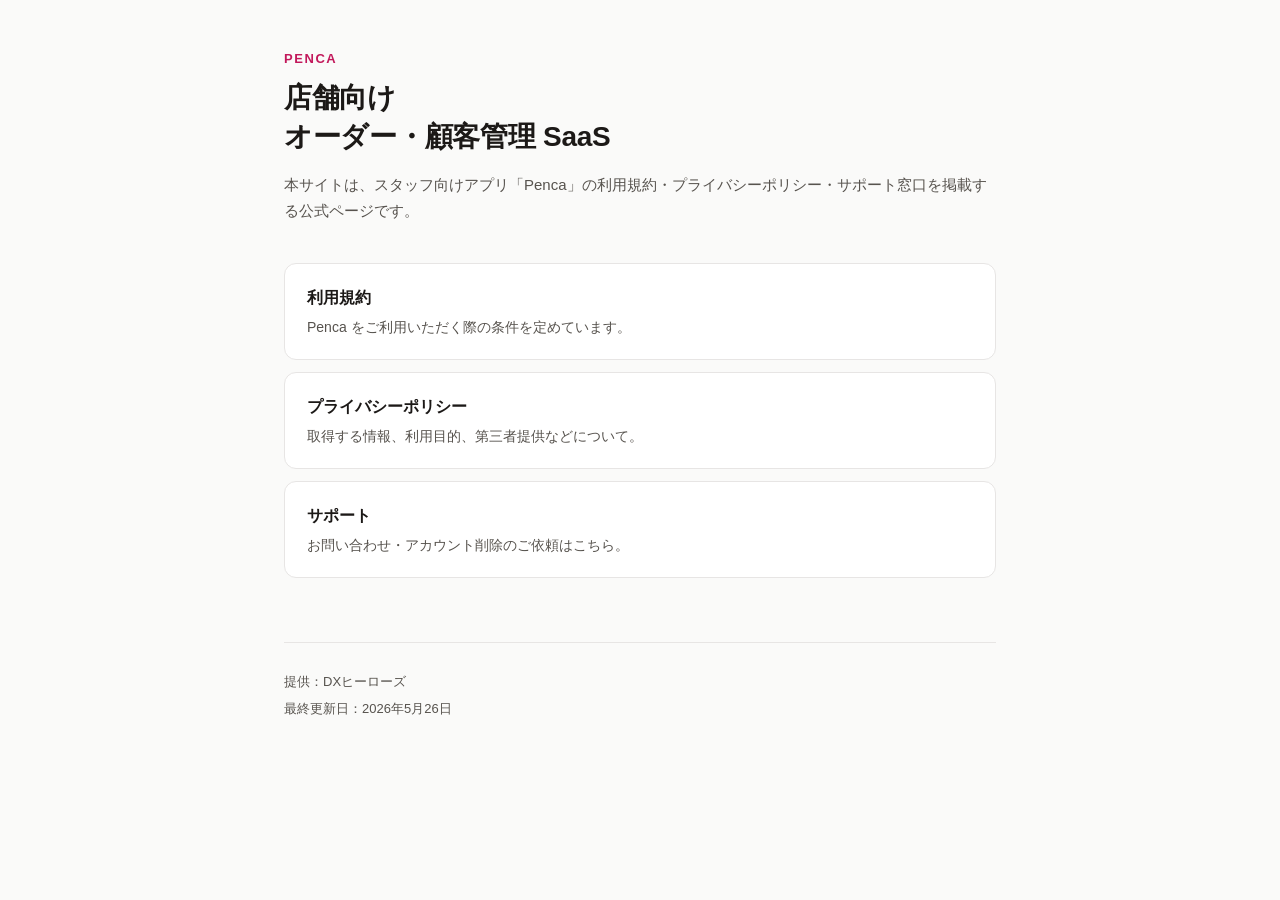
<file: index.html>
<!DOCTYPE html>
<html lang="ja">
<head>
<meta charset="UTF-8" />
<meta name="viewport" content="width=device-width, initial-scale=1.0" />
<title>Penca — 規約・プライバシー・サポート</title>
<link rel="stylesheet" href="./style.css" />
</head>
<body>
<main class="wrap">
  <header class="header">
    <p class="eyebrow">Penca</p>
    <h1>店舗向け<br />オーダー・顧客管理 SaaS</h1>
    <p class="lead">本サイトは、スタッフ向けアプリ「Penca」の利用規約・プライバシーポリシー・サポート窓口を掲載する公式ページです。</p>
  </header>

  <section class="cards">
    <a class="card" href="./terms.html">
      <h2>利用規約</h2>
      <p>Penca をご利用いただく際の条件を定めています。</p>
    </a>
    <a class="card" href="./privacy.html">
      <h2>プライバシーポリシー</h2>
      <p>取得する情報、利用目的、第三者提供などについて。</p>
    </a>
    <a class="card" href="./support.html">
      <h2>サポート</h2>
      <p>お問い合わせ・アカウント削除のご依頼はこちら。</p>
    </a>
  </section>

  <footer class="footer">
    <p>提供：DXヒーローズ</p>
    <p class="muted">最終更新日：2026年5月26日</p>
  </footer>
</main>
</body>
</html>
</file>
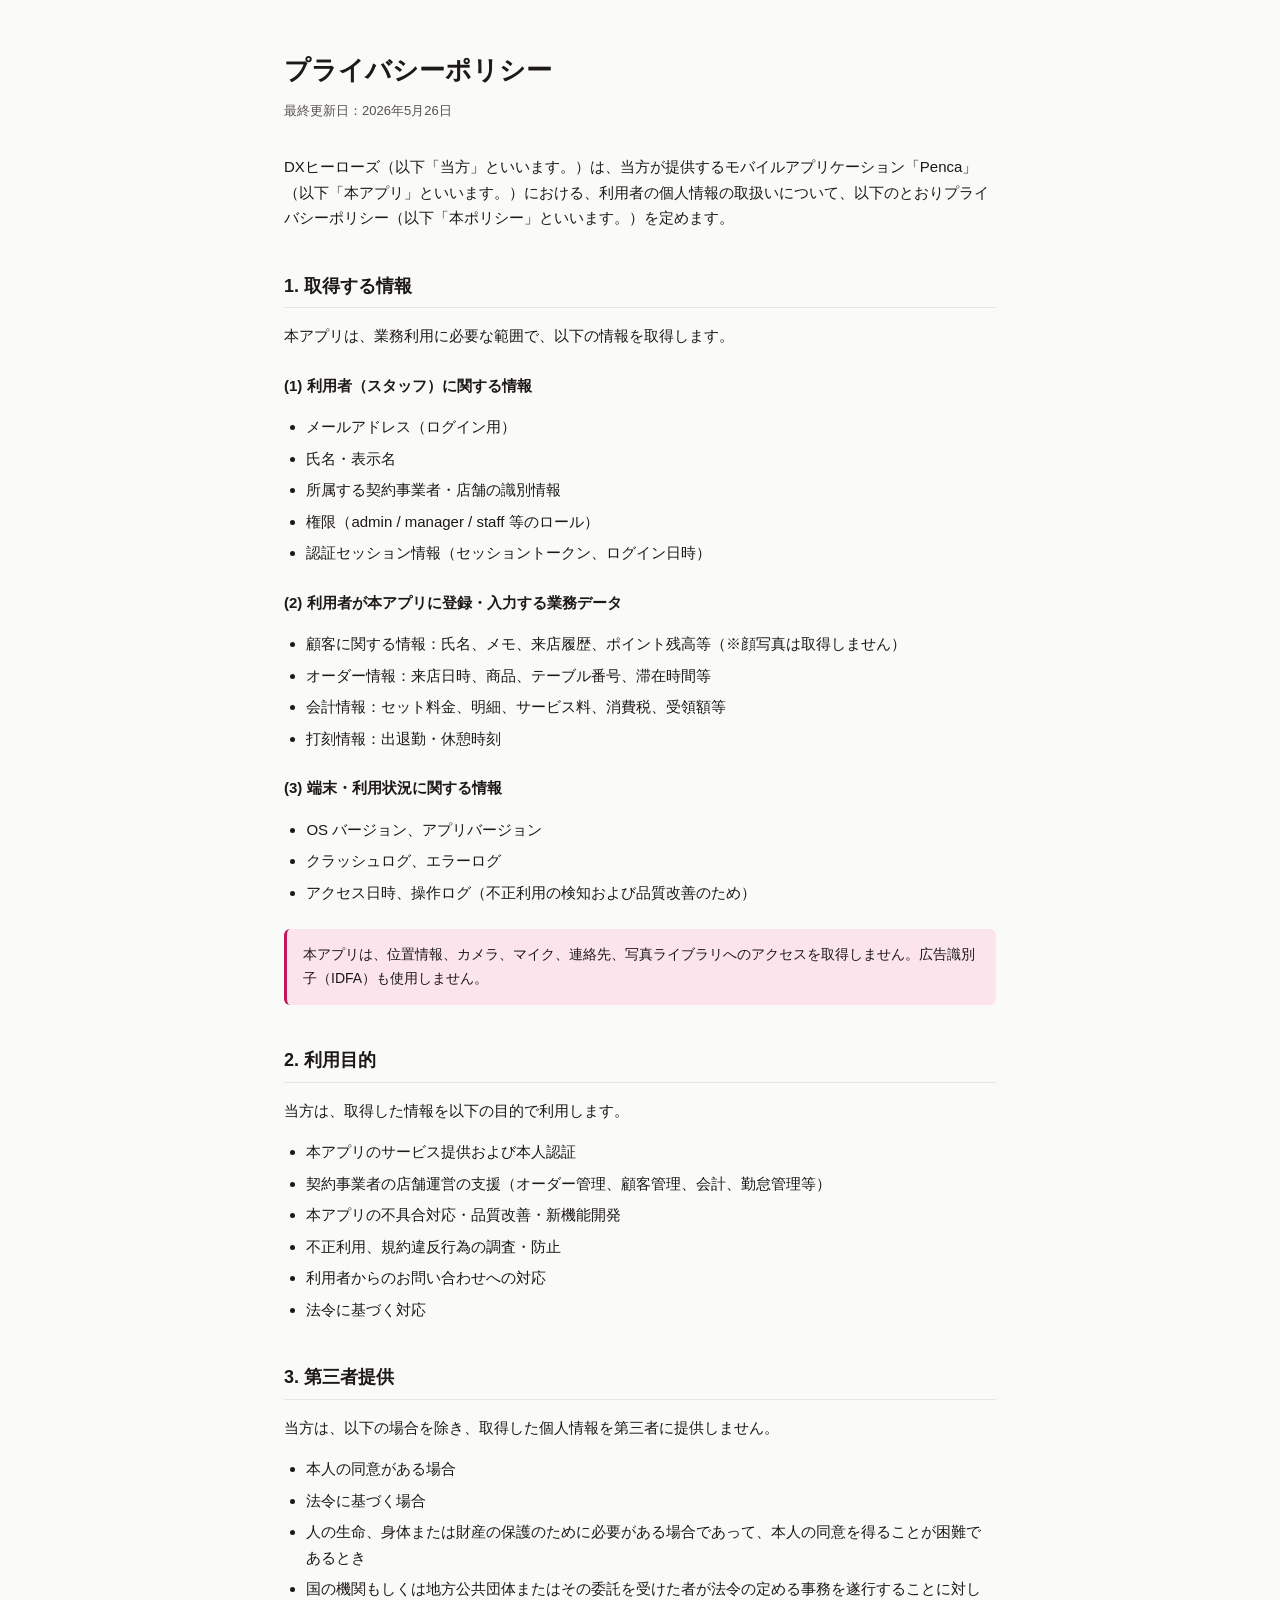
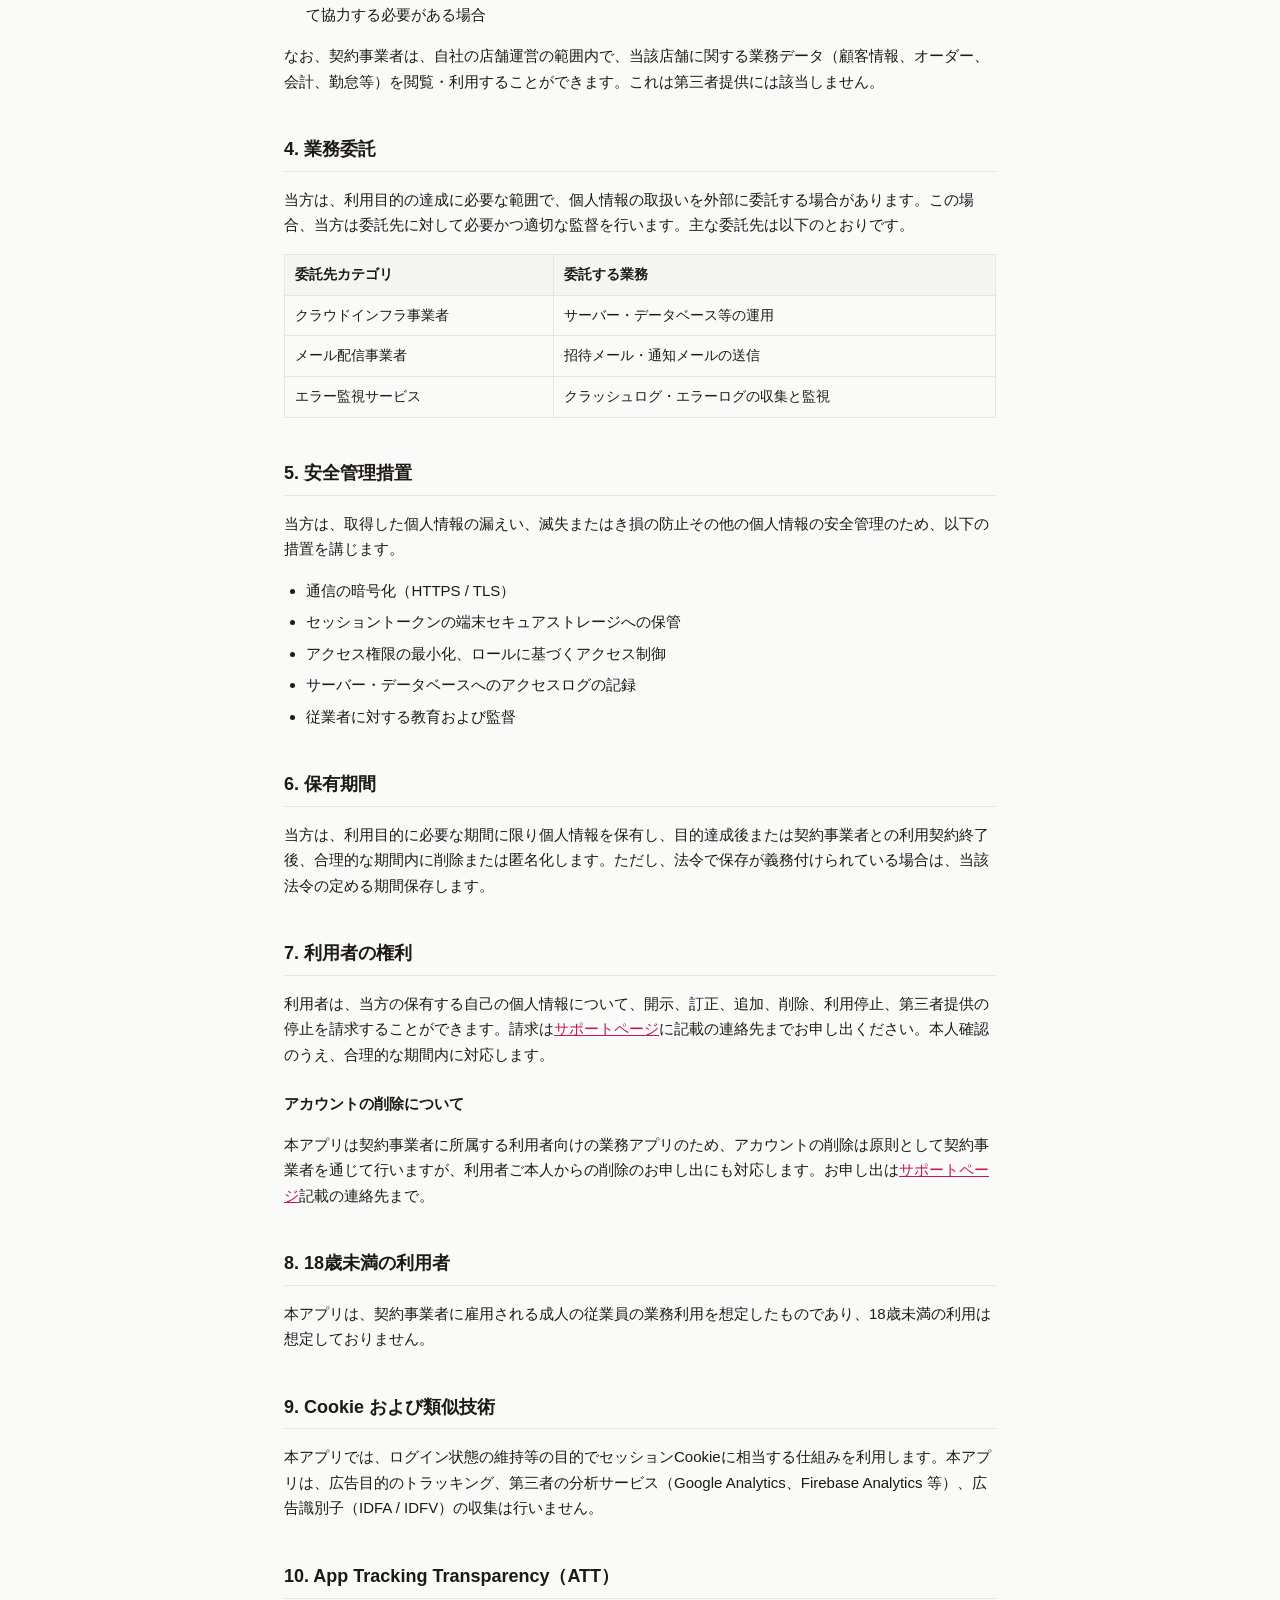
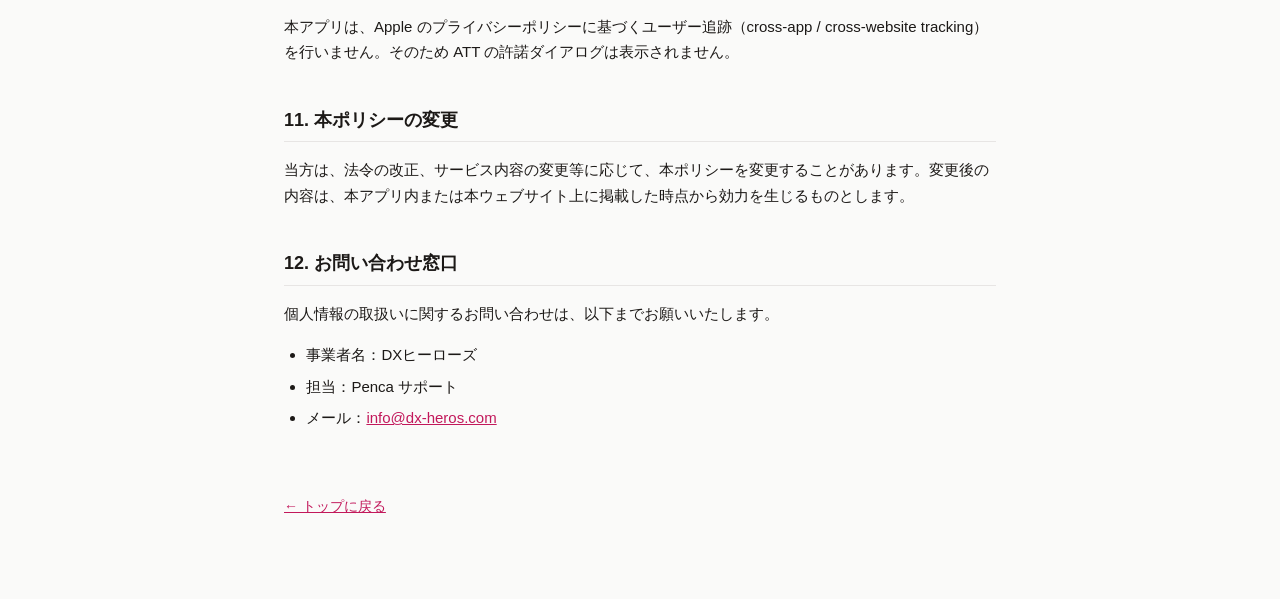
<file: privacy.html>
<!DOCTYPE html>
<html lang="ja">
<head>
<meta charset="UTF-8" />
<meta name="viewport" content="width=device-width, initial-scale=1.0" />
<title>プライバシーポリシー — Penca</title>
<link rel="stylesheet" href="./style.css" />
</head>
<body>
<main class="wrap doc">
  <h1>プライバシーポリシー</h1>
  <p class="updated">最終更新日：2026年5月26日</p>

  <p>DXヒーローズ（以下「当方」といいます。）は、当方が提供するモバイルアプリケーション「Penca」（以下「本アプリ」といいます。）における、利用者の個人情報の取扱いについて、以下のとおりプライバシーポリシー（以下「本ポリシー」といいます。）を定めます。</p>

  <h2>1. 取得する情報</h2>
  <p>本アプリは、業務利用に必要な範囲で、以下の情報を取得します。</p>

  <h3>(1) 利用者（スタッフ）に関する情報</h3>
  <ul>
    <li>メールアドレス（ログイン用）</li>
    <li>氏名・表示名</li>
    <li>所属する契約事業者・店舗の識別情報</li>
    <li>権限（admin / manager / staff 等のロール）</li>
    <li>認証セッション情報（セッショントークン、ログイン日時）</li>
  </ul>

  <h3>(2) 利用者が本アプリに登録・入力する業務データ</h3>
  <ul>
    <li>顧客に関する情報：氏名、メモ、来店履歴、ポイント残高等（※顔写真は取得しません）</li>
    <li>オーダー情報：来店日時、商品、テーブル番号、滞在時間等</li>
    <li>会計情報：セット料金、明細、サービス料、消費税、受領額等</li>
    <li>打刻情報：出退勤・休憩時刻</li>
  </ul>

  <h3>(3) 端末・利用状況に関する情報</h3>
  <ul>
    <li>OS バージョン、アプリバージョン</li>
    <li>クラッシュログ、エラーログ</li>
    <li>アクセス日時、操作ログ（不正利用の検知および品質改善のため）</li>
  </ul>

  <div class="note">
    本アプリは、位置情報、カメラ、マイク、連絡先、写真ライブラリへのアクセスを取得しません。広告識別子（IDFA）も使用しません。
  </div>

  <h2>2. 利用目的</h2>
  <p>当方は、取得した情報を以下の目的で利用します。</p>
  <ul>
    <li>本アプリのサービス提供および本人認証</li>
    <li>契約事業者の店舗運営の支援（オーダー管理、顧客管理、会計、勤怠管理等）</li>
    <li>本アプリの不具合対応・品質改善・新機能開発</li>
    <li>不正利用、規約違反行為の調査・防止</li>
    <li>利用者からのお問い合わせへの対応</li>
    <li>法令に基づく対応</li>
  </ul>

  <h2>3. 第三者提供</h2>
  <p>当方は、以下の場合を除き、取得した個人情報を第三者に提供しません。</p>
  <ul>
    <li>本人の同意がある場合</li>
    <li>法令に基づく場合</li>
    <li>人の生命、身体または財産の保護のために必要がある場合であって、本人の同意を得ることが困難であるとき</li>
    <li>国の機関もしくは地方公共団体またはその委託を受けた者が法令の定める事務を遂行することに対して協力する必要がある場合</li>
  </ul>
  <p>なお、契約事業者は、自社の店舗運営の範囲内で、当該店舗に関する業務データ（顧客情報、オーダー、会計、勤怠等）を閲覧・利用することができます。これは第三者提供には該当しません。</p>

  <h2>4. 業務委託</h2>
  <p>当方は、利用目的の達成に必要な範囲で、個人情報の取扱いを外部に委託する場合があります。この場合、当方は委託先に対して必要かつ適切な監督を行います。主な委託先は以下のとおりです。</p>
  <table>
    <thead><tr><th>委託先カテゴリ</th><th>委託する業務</th></tr></thead>
    <tbody>
      <tr><td>クラウドインフラ事業者</td><td>サーバー・データベース等の運用</td></tr>
      <tr><td>メール配信事業者</td><td>招待メール・通知メールの送信</td></tr>
      <tr><td>エラー監視サービス</td><td>クラッシュログ・エラーログの収集と監視</td></tr>
    </tbody>
  </table>

  <h2>5. 安全管理措置</h2>
  <p>当方は、取得した個人情報の漏えい、滅失またはき損の防止その他の個人情報の安全管理のため、以下の措置を講じます。</p>
  <ul>
    <li>通信の暗号化（HTTPS / TLS）</li>
    <li>セッショントークンの端末セキュアストレージへの保管</li>
    <li>アクセス権限の最小化、ロールに基づくアクセス制御</li>
    <li>サーバー・データベースへのアクセスログの記録</li>
    <li>従業者に対する教育および監督</li>
  </ul>

  <h2>6. 保有期間</h2>
  <p>当方は、利用目的に必要な期間に限り個人情報を保有し、目的達成後または契約事業者との利用契約終了後、合理的な期間内に削除または匿名化します。ただし、法令で保存が義務付けられている場合は、当該法令の定める期間保存します。</p>

  <h2>7. 利用者の権利</h2>
  <p>利用者は、当方の保有する自己の個人情報について、開示、訂正、追加、削除、利用停止、第三者提供の停止を請求することができます。請求は<a href="./support.html">サポートページ</a>に記載の連絡先までお申し出ください。本人確認のうえ、合理的な期間内に対応します。</p>

  <h3>アカウントの削除について</h3>
  <p>本アプリは契約事業者に所属する利用者向けの業務アプリのため、アカウントの削除は原則として契約事業者を通じて行いますが、利用者ご本人からの削除のお申し出にも対応します。お申し出は<a href="./support.html">サポートページ</a>記載の連絡先まで。</p>

  <h2>8. 18歳未満の利用者</h2>
  <p>本アプリは、契約事業者に雇用される成人の従業員の業務利用を想定したものであり、18歳未満の利用は想定しておりません。</p>

  <h2>9. Cookie および類似技術</h2>
  <p>本アプリでは、ログイン状態の維持等の目的でセッションCookieに相当する仕組みを利用します。本アプリは、広告目的のトラッキング、第三者の分析サービス（Google Analytics、Firebase Analytics 等）、広告識別子（IDFA / IDFV）の収集は行いません。</p>

  <h2>10. App Tracking Transparency（ATT）</h2>
  <p>本アプリは、Apple のプライバシーポリシーに基づくユーザー追跡（cross-app / cross-website tracking）を行いません。そのため ATT の許諾ダイアログは表示されません。</p>

  <h2>11. 本ポリシーの変更</h2>
  <p>当方は、法令の改正、サービス内容の変更等に応じて、本ポリシーを変更することがあります。変更後の内容は、本アプリ内または本ウェブサイト上に掲載した時点から効力を生じるものとします。</p>

  <h2>12. お問い合わせ窓口</h2>
  <p>個人情報の取扱いに関するお問い合わせは、以下までお願いいたします。</p>
  <ul>
    <li>事業者名：DXヒーローズ</li>
    <li>担当：Penca サポート</li>
    <li>メール：<a href="mailto:info@dx-heros.com">info@dx-heros.com</a></li>
  </ul>

  <a class="back" href="./index.html">← トップに戻る</a>
</main>
</body>
</html>
</file>
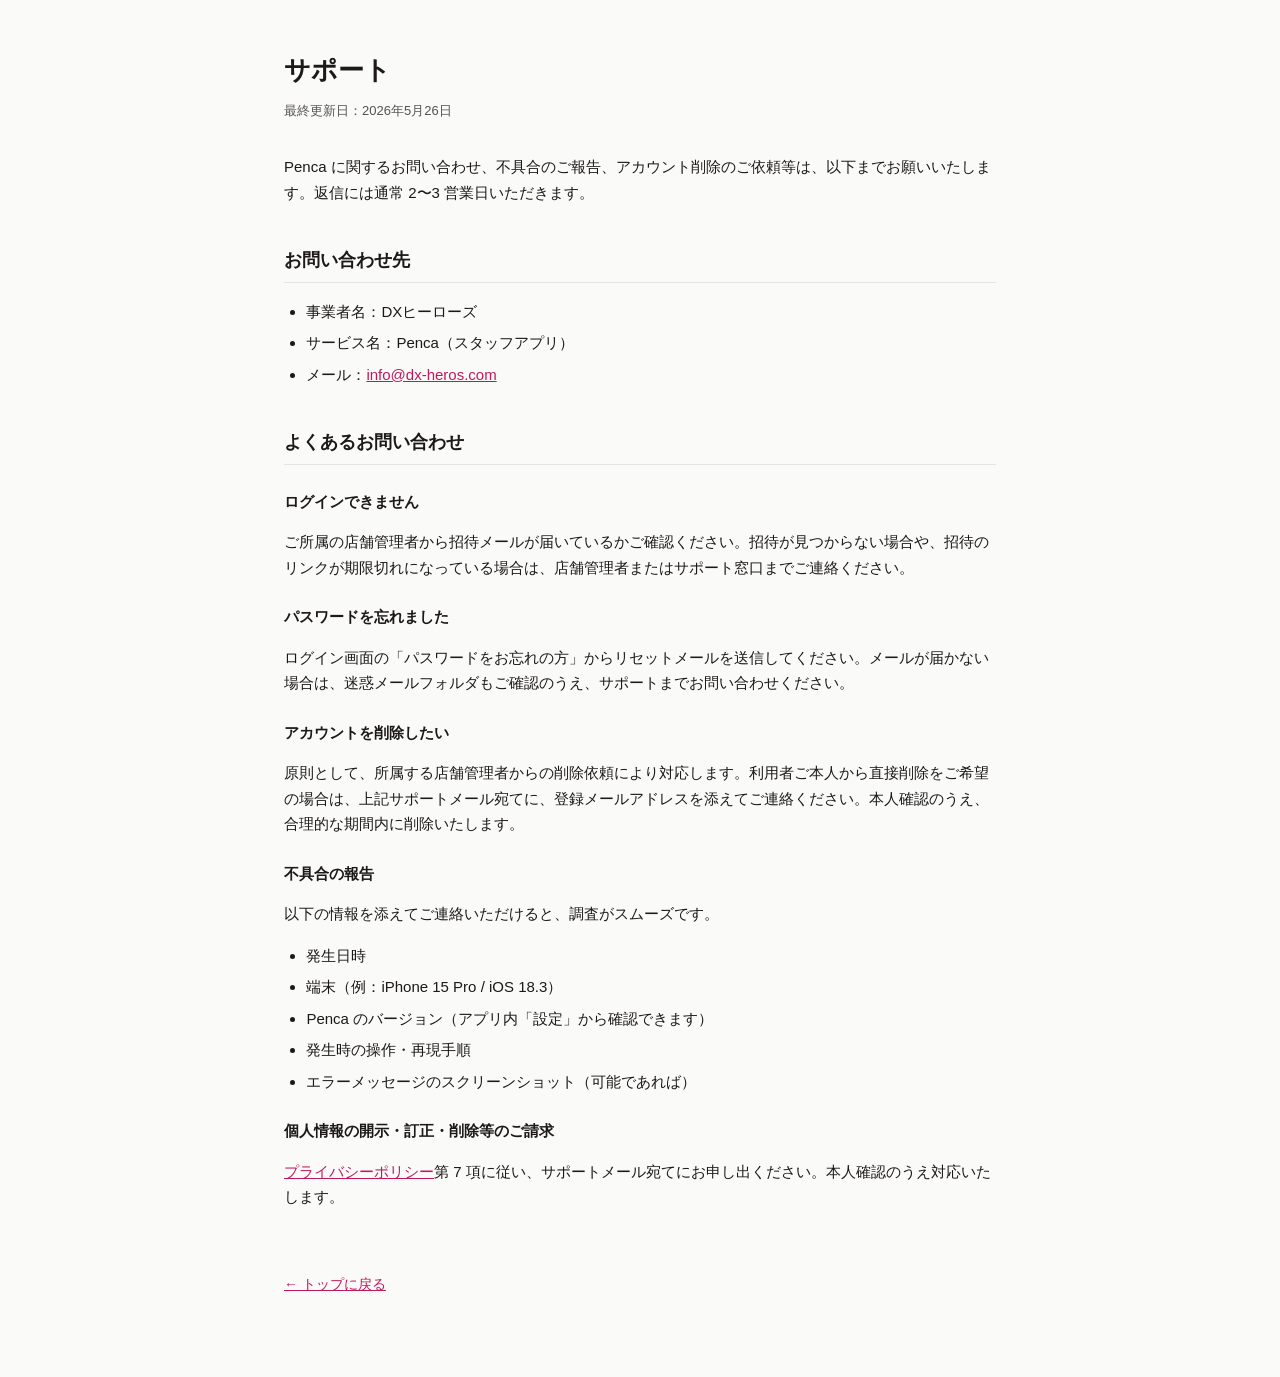
<file: support.html>
<!DOCTYPE html>
<html lang="ja">
<head>
<meta charset="UTF-8" />
<meta name="viewport" content="width=device-width, initial-scale=1.0" />
<title>サポート — Penca</title>
<link rel="stylesheet" href="./style.css" />
</head>
<body>
<main class="wrap doc">
  <h1>サポート</h1>
  <p class="updated">最終更新日：2026年5月26日</p>

  <p>Penca に関するお問い合わせ、不具合のご報告、アカウント削除のご依頼等は、以下までお願いいたします。返信には通常 2〜3 営業日いただきます。</p>

  <h2>お問い合わせ先</h2>
  <ul>
    <li>事業者名：DXヒーローズ</li>
    <li>サービス名：Penca（スタッフアプリ）</li>
    <li>メール：<a href="mailto:info@dx-heros.com">info@dx-heros.com</a></li>
  </ul>

  <h2>よくあるお問い合わせ</h2>

  <h3>ログインできません</h3>
  <p>ご所属の店舗管理者から招待メールが届いているかご確認ください。招待が見つからない場合や、招待のリンクが期限切れになっている場合は、店舗管理者またはサポート窓口までご連絡ください。</p>

  <h3>パスワードを忘れました</h3>
  <p>ログイン画面の「パスワードをお忘れの方」からリセットメールを送信してください。メールが届かない場合は、迷惑メールフォルダもご確認のうえ、サポートまでお問い合わせください。</p>

  <h3>アカウントを削除したい</h3>
  <p>原則として、所属する店舗管理者からの削除依頼により対応します。利用者ご本人から直接削除をご希望の場合は、上記サポートメール宛てに、登録メールアドレスを添えてご連絡ください。本人確認のうえ、合理的な期間内に削除いたします。</p>

  <h3>不具合の報告</h3>
  <p>以下の情報を添えてご連絡いただけると、調査がスムーズです。</p>
  <ul>
    <li>発生日時</li>
    <li>端末（例：iPhone 15 Pro / iOS 18.3）</li>
    <li>Penca のバージョン（アプリ内「設定」から確認できます）</li>
    <li>発生時の操作・再現手順</li>
    <li>エラーメッセージのスクリーンショット（可能であれば）</li>
  </ul>

  <h3>個人情報の開示・訂正・削除等のご請求</h3>
  <p><a href="./privacy.html">プライバシーポリシー</a>第 7 項に従い、サポートメール宛てにお申し出ください。本人確認のうえ対応いたします。</p>

  <a class="back" href="./index.html">← トップに戻る</a>
</main>
</body>
</html>
</file>
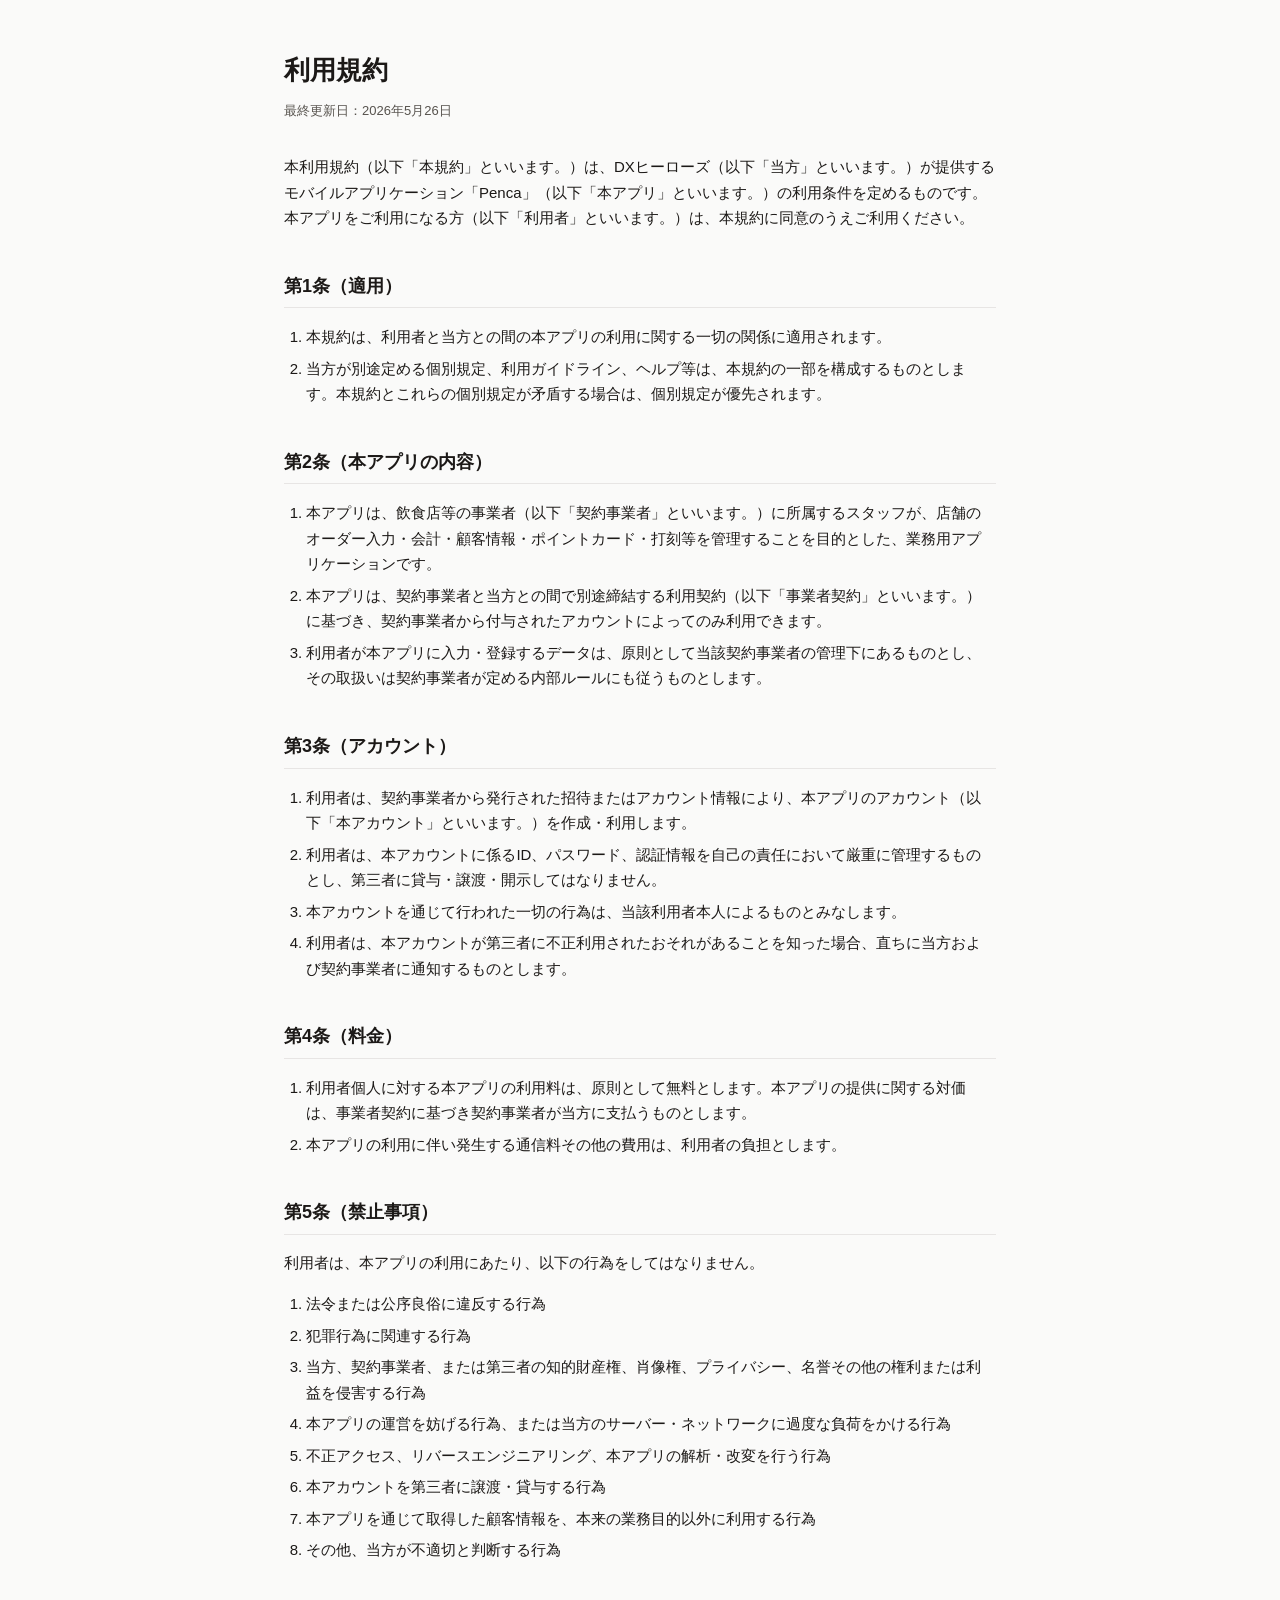
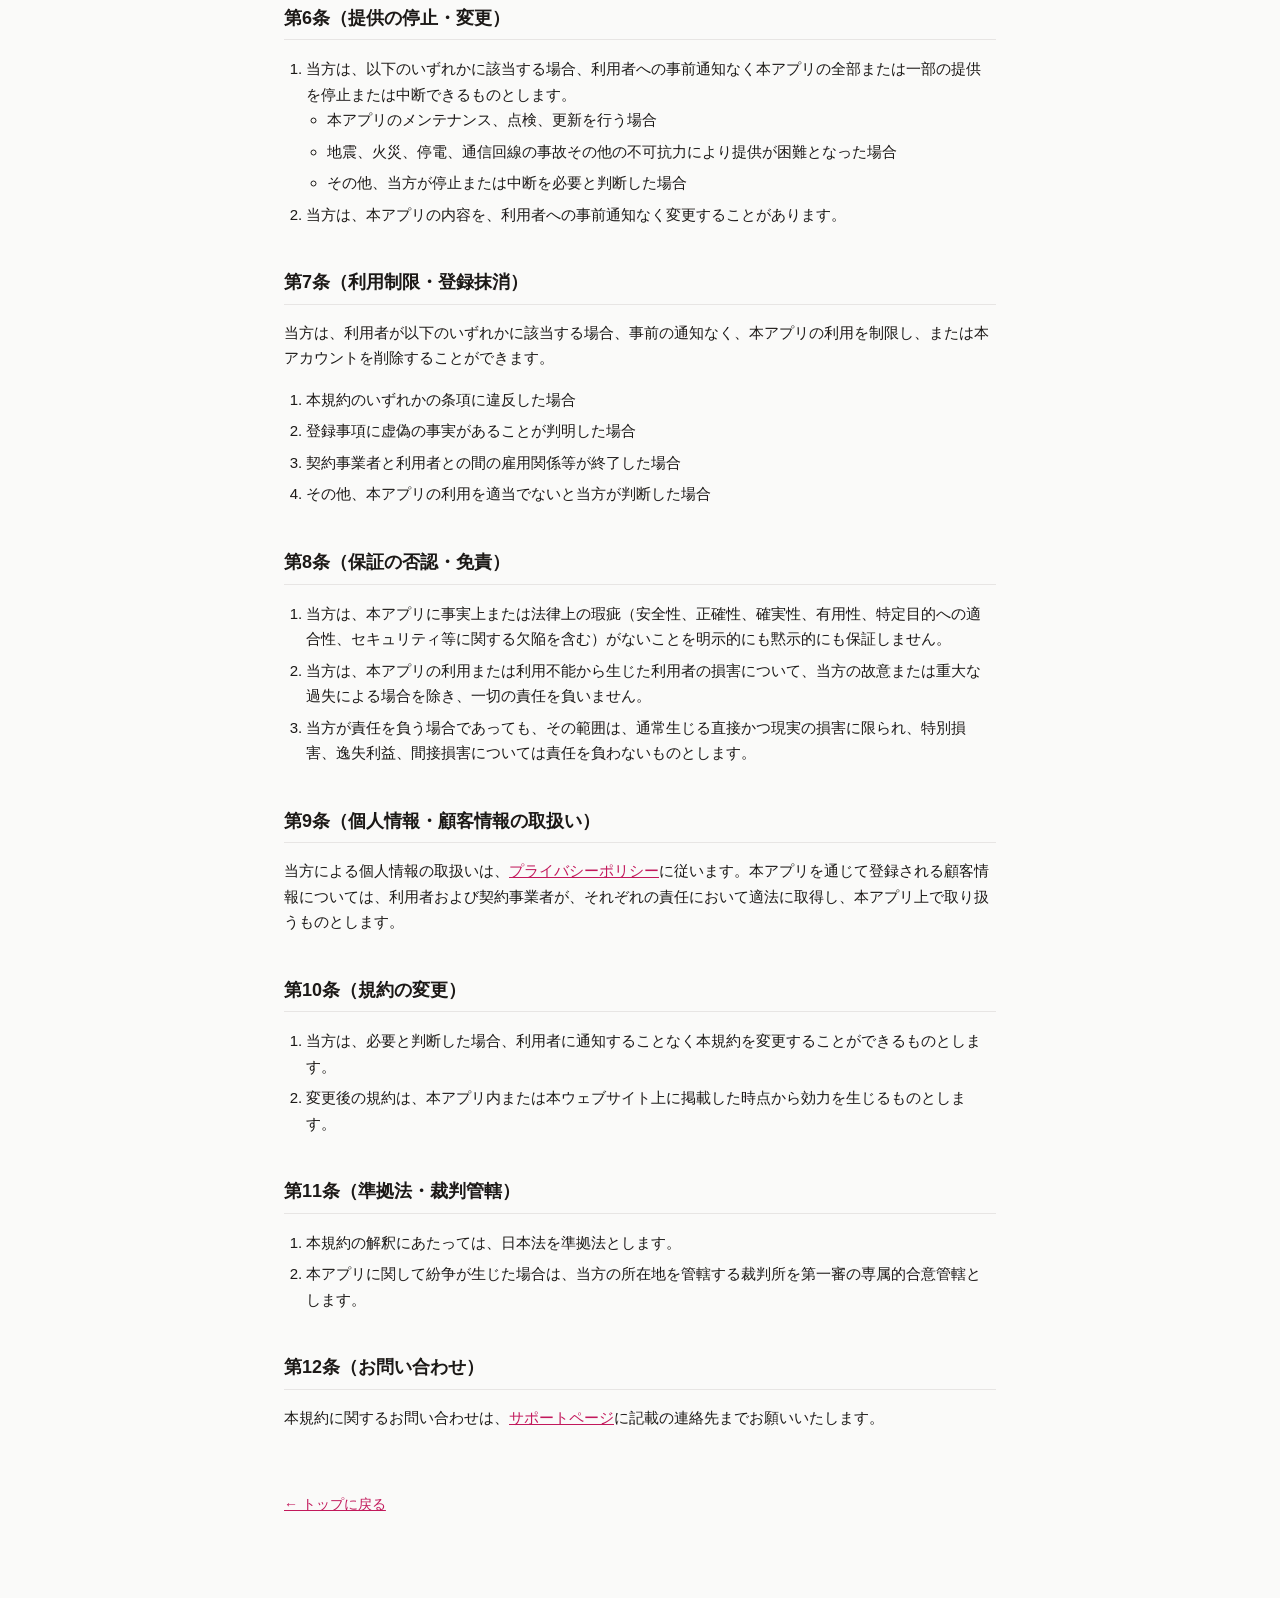
<file: terms.html>
<!DOCTYPE html>
<html lang="ja">
<head>
<meta charset="UTF-8" />
<meta name="viewport" content="width=device-width, initial-scale=1.0" />
<title>利用規約 — Penca</title>
<link rel="stylesheet" href="./style.css" />
</head>
<body>
<main class="wrap doc">
  <h1>利用規約</h1>
  <p class="updated">最終更新日：2026年5月26日</p>

  <p>本利用規約（以下「本規約」といいます。）は、DXヒーローズ（以下「当方」といいます。）が提供するモバイルアプリケーション「Penca」（以下「本アプリ」といいます。）の利用条件を定めるものです。本アプリをご利用になる方（以下「利用者」といいます。）は、本規約に同意のうえご利用ください。</p>

  <h2>第1条（適用）</h2>
  <ol>
    <li>本規約は、利用者と当方との間の本アプリの利用に関する一切の関係に適用されます。</li>
    <li>当方が別途定める個別規定、利用ガイドライン、ヘルプ等は、本規約の一部を構成するものとします。本規約とこれらの個別規定が矛盾する場合は、個別規定が優先されます。</li>
  </ol>

  <h2>第2条（本アプリの内容）</h2>
  <ol>
    <li>本アプリは、飲食店等の事業者（以下「契約事業者」といいます。）に所属するスタッフが、店舗のオーダー入力・会計・顧客情報・ポイントカード・打刻等を管理することを目的とした、業務用アプリケーションです。</li>
    <li>本アプリは、契約事業者と当方との間で別途締結する利用契約（以下「事業者契約」といいます。）に基づき、契約事業者から付与されたアカウントによってのみ利用できます。</li>
    <li>利用者が本アプリに入力・登録するデータは、原則として当該契約事業者の管理下にあるものとし、その取扱いは契約事業者が定める内部ルールにも従うものとします。</li>
  </ol>

  <h2>第3条（アカウント）</h2>
  <ol>
    <li>利用者は、契約事業者から発行された招待またはアカウント情報により、本アプリのアカウント（以下「本アカウント」といいます。）を作成・利用します。</li>
    <li>利用者は、本アカウントに係るID、パスワード、認証情報を自己の責任において厳重に管理するものとし、第三者に貸与・譲渡・開示してはなりません。</li>
    <li>本アカウントを通じて行われた一切の行為は、当該利用者本人によるものとみなします。</li>
    <li>利用者は、本アカウントが第三者に不正利用されたおそれがあることを知った場合、直ちに当方および契約事業者に通知するものとします。</li>
  </ol>

  <h2>第4条（料金）</h2>
  <ol>
    <li>利用者個人に対する本アプリの利用料は、原則として無料とします。本アプリの提供に関する対価は、事業者契約に基づき契約事業者が当方に支払うものとします。</li>
    <li>本アプリの利用に伴い発生する通信料その他の費用は、利用者の負担とします。</li>
  </ol>

  <h2>第5条（禁止事項）</h2>
  <p>利用者は、本アプリの利用にあたり、以下の行為をしてはなりません。</p>
  <ol>
    <li>法令または公序良俗に違反する行為</li>
    <li>犯罪行為に関連する行為</li>
    <li>当方、契約事業者、または第三者の知的財産権、肖像権、プライバシー、名誉その他の権利または利益を侵害する行為</li>
    <li>本アプリの運営を妨げる行為、または当方のサーバー・ネットワークに過度な負荷をかける行為</li>
    <li>不正アクセス、リバースエンジニアリング、本アプリの解析・改変を行う行為</li>
    <li>本アカウントを第三者に譲渡・貸与する行為</li>
    <li>本アプリを通じて取得した顧客情報を、本来の業務目的以外に利用する行為</li>
    <li>その他、当方が不適切と判断する行為</li>
  </ol>

  <h2>第6条（提供の停止・変更）</h2>
  <ol>
    <li>当方は、以下のいずれかに該当する場合、利用者への事前通知なく本アプリの全部または一部の提供を停止または中断できるものとします。
      <ul>
        <li>本アプリのメンテナンス、点検、更新を行う場合</li>
        <li>地震、火災、停電、通信回線の事故その他の不可抗力により提供が困難となった場合</li>
        <li>その他、当方が停止または中断を必要と判断した場合</li>
      </ul>
    </li>
    <li>当方は、本アプリの内容を、利用者への事前通知なく変更することがあります。</li>
  </ol>

  <h2>第7条（利用制限・登録抹消）</h2>
  <p>当方は、利用者が以下のいずれかに該当する場合、事前の通知なく、本アプリの利用を制限し、または本アカウントを削除することができます。</p>
  <ol>
    <li>本規約のいずれかの条項に違反した場合</li>
    <li>登録事項に虚偽の事実があることが判明した場合</li>
    <li>契約事業者と利用者との間の雇用関係等が終了した場合</li>
    <li>その他、本アプリの利用を適当でないと当方が判断した場合</li>
  </ol>

  <h2>第8条（保証の否認・免責）</h2>
  <ol>
    <li>当方は、本アプリに事実上または法律上の瑕疵（安全性、正確性、確実性、有用性、特定目的への適合性、セキュリティ等に関する欠陥を含む）がないことを明示的にも黙示的にも保証しません。</li>
    <li>当方は、本アプリの利用または利用不能から生じた利用者の損害について、当方の故意または重大な過失による場合を除き、一切の責任を負いません。</li>
    <li>当方が責任を負う場合であっても、その範囲は、通常生じる直接かつ現実の損害に限られ、特別損害、逸失利益、間接損害については責任を負わないものとします。</li>
  </ol>

  <h2>第9条（個人情報・顧客情報の取扱い）</h2>
  <p>当方による個人情報の取扱いは、<a href="./privacy.html">プライバシーポリシー</a>に従います。本アプリを通じて登録される顧客情報については、利用者および契約事業者が、それぞれの責任において適法に取得し、本アプリ上で取り扱うものとします。</p>

  <h2>第10条（規約の変更）</h2>
  <ol>
    <li>当方は、必要と判断した場合、利用者に通知することなく本規約を変更することができるものとします。</li>
    <li>変更後の規約は、本アプリ内または本ウェブサイト上に掲載した時点から効力を生じるものとします。</li>
  </ol>

  <h2>第11条（準拠法・裁判管轄）</h2>
  <ol>
    <li>本規約の解釈にあたっては、日本法を準拠法とします。</li>
    <li>本アプリに関して紛争が生じた場合は、当方の所在地を管轄する裁判所を第一審の専属的合意管轄とします。</li>
  </ol>

  <h2>第12条（お問い合わせ）</h2>
  <p>本規約に関するお問い合わせは、<a href="./support.html">サポートページ</a>に記載の連絡先までお願いいたします。</p>

  <a class="back" href="./index.html">← トップに戻る</a>
</main>
</body>
</html>
</file>
<file: style.css>
:root {
  --bg: #fafaf9;
  --surface: #ffffff;
  --text: #1c1917;
  --text-muted: #57534e;
  --border: #e7e5e4;
  --accent: #c2185b;
  --accent-soft: #fce4ec;
  --radius: 12px;
  --max: 760px;
}

* { box-sizing: border-box; }

html, body {
  margin: 0;
  padding: 0;
  background: var(--bg);
  color: var(--text);
  font-family: -apple-system, BlinkMacSystemFont, "Hiragino Sans", "Noto Sans JP", "Segoe UI", sans-serif;
  font-size: 16px;
  line-height: 1.7;
  -webkit-font-smoothing: antialiased;
}

a { color: var(--accent); }
a:hover { text-decoration: underline; }

.wrap {
  max-width: var(--max);
  margin: 0 auto;
  padding: 48px 24px 80px;
}

.header { margin-bottom: 40px; }

.eyebrow {
  margin: 0 0 8px;
  font-size: 13px;
  letter-spacing: 0.12em;
  color: var(--accent);
  font-weight: 600;
  text-transform: uppercase;
}

.header h1 {
  margin: 0 0 16px;
  font-size: 28px;
  line-height: 1.4;
  font-weight: 700;
  letter-spacing: -0.01em;
}

.lead {
  margin: 0;
  color: var(--text-muted);
  font-size: 15px;
}

.cards {
  display: grid;
  gap: 12px;
  margin: 32px 0 48px;
}

.card {
  display: block;
  padding: 20px 22px;
  background: var(--surface);
  border: 1px solid var(--border);
  border-radius: var(--radius);
  text-decoration: none;
  color: var(--text);
  transition: border-color 0.15s, transform 0.05s;
}
.card:hover {
  border-color: var(--accent);
  text-decoration: none;
}
.card:active { transform: scale(0.998); }
.card h2 {
  margin: 0 0 4px;
  font-size: 16px;
  font-weight: 600;
}
.card p {
  margin: 0;
  font-size: 14px;
  color: var(--text-muted);
}

.doc h1 {
  margin: 0 0 8px;
  font-size: 26px;
  font-weight: 700;
}
.doc .updated {
  margin: 0 0 32px;
  font-size: 13px;
  color: var(--text-muted);
}
.doc h2 {
  margin: 40px 0 12px;
  font-size: 18px;
  font-weight: 700;
  padding-bottom: 6px;
  border-bottom: 1px solid var(--border);
}
.doc h3 {
  margin: 24px 0 8px;
  font-size: 15px;
  font-weight: 600;
}
.doc p, .doc li {
  font-size: 15px;
  color: var(--text);
}
.doc ul, .doc ol {
  padding-left: 1.4em;
}
.doc li { margin-bottom: 6px; }

.note {
  margin: 24px 0;
  padding: 14px 16px;
  background: var(--accent-soft);
  border-left: 3px solid var(--accent);
  border-radius: 6px;
  font-size: 14px;
  color: var(--text);
}

table {
  border-collapse: collapse;
  width: 100%;
  margin: 16px 0;
  font-size: 14px;
}
th, td {
  border: 1px solid var(--border);
  padding: 8px 10px;
  text-align: left;
  vertical-align: top;
}
th { background: #f5f5f4; font-weight: 600; }

.back {
  display: inline-block;
  margin-top: 48px;
  font-size: 14px;
}

.footer {
  margin-top: 64px;
  padding-top: 24px;
  border-top: 1px solid var(--border);
  font-size: 13px;
  color: var(--text-muted);
}
.footer p { margin: 4px 0; }
.muted { color: var(--text-muted); }

@media (max-width: 480px) {
  .header h1 { font-size: 24px; }
  .wrap { padding: 32px 20px 60px; }
}
</file>
